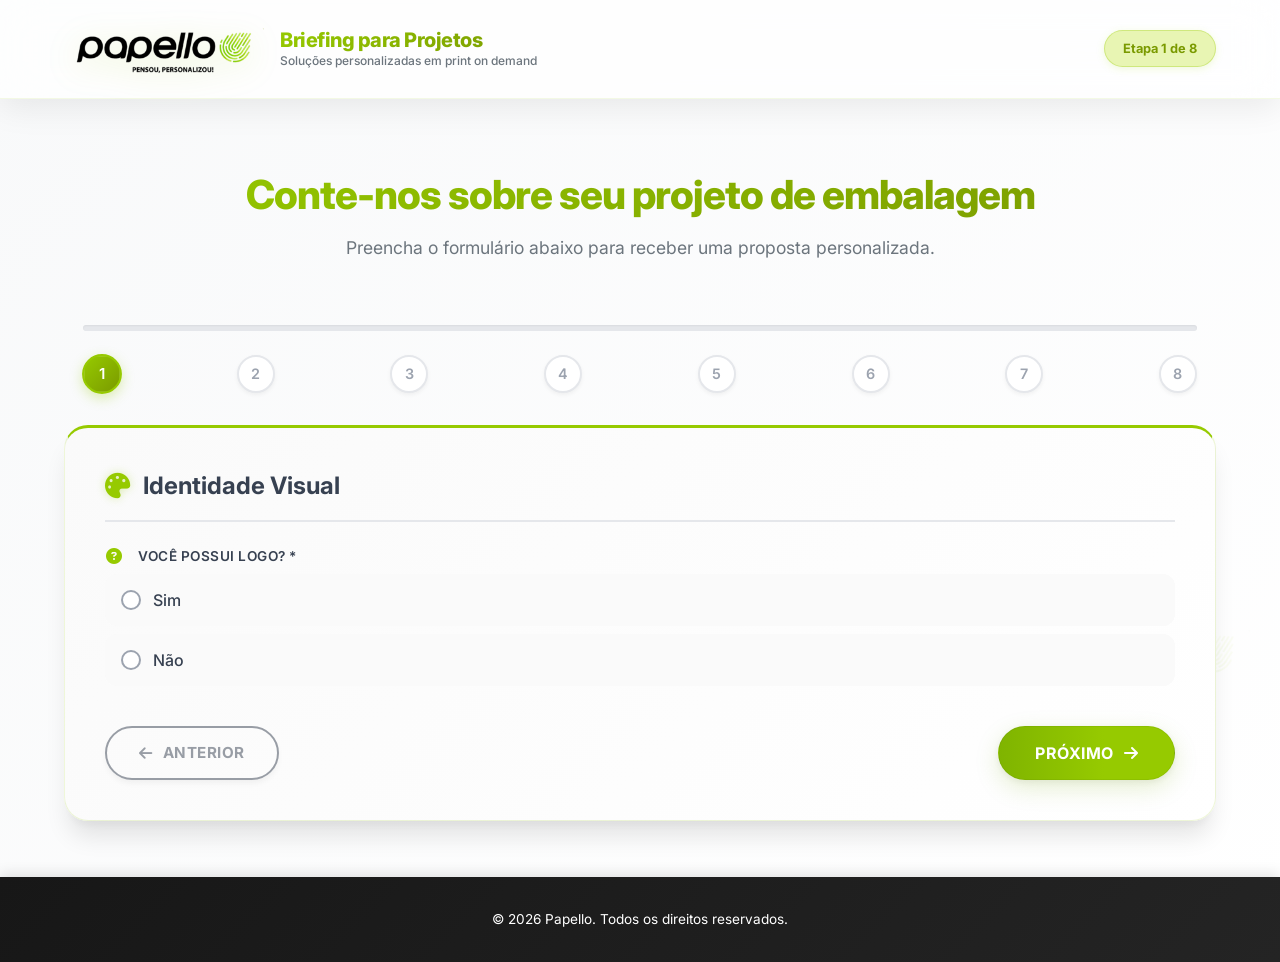
<file: papello-new/index.html>
<!DOCTYPE html>
<html lang="pt-BR">

<head>
    <meta charset="UTF-8">
    <meta name="viewport" content="width=device-width, initial-scale=1.0">
    <title>Papello - Briefing para Projetos de Embalagem</title>
    <!-- Bootstrap 5 CSS -->
    <link href="https://cdn.jsdelivr.net/npm/bootstrap@5.3.0/dist/css/bootstrap.min.css" rel="stylesheet">
    <!-- Font Awesome -->
    <link rel="stylesheet" href="https://cdnjs.cloudflare.com/ajax/libs/font-awesome/6.5.1/css/all.min.css">
    <!-- Google Fonts -->
    <link href="https://fonts.googleapis.com/css2?family=Inter:wght@300;400;500;600;700;800&display=swap"
        rel="stylesheet">
    <!-- CSS Personalizado -->
    <link rel="stylesheet" href="assets/css/variables.css">
    <link rel="stylesheet" href="assets/css/styles.css">
    <link rel="stylesheet" href="assets/css/mobile.css">
</head>

<body data-bs-theme="light">
    <div class="bg-logo"></div>

    <header class="header">
        <div class="container">
            <div class="d-flex justify-content-between align-items-center flex-wrap gap-3">
                <div class="d-flex align-items-center gap-3">
                    <img src="assets/logo.webp" alt="Papello" class="logo-img" onerror="this.style.display='none'">
                    <div>
                        <h1 class="brand-title">Briefing para Projetos</h1>
                        <p class="brand-subtitle">Soluções personalizadas em print on demand</p>
                    </div>
                </div>
                <div class="step-badge">Etapa <span id="currentStepDisplay">1</span> de 8</div>
            </div>
        </div>
    </header>

    <main class="container w-60 py-4">
        <div class="intro">
            <h1>Conte-nos sobre seu projeto de embalagem</h1>
            <p>Preencha o formulário abaixo para receber uma proposta personalizada.</p>
        </div>

        <div class="progress-container">
            <div class="progress-custom">
                <div class="progress-custom-bar" id="progressFill"></div>
            </div>
            <div class="steps-wrapper" id="stepsWrapper">
                <div class="step-circle active" data-step="1">1</div>
                <div class="step-circle" data-step="2">2</div>
                <div class="step-circle" data-step="3">3</div>
                <div class="step-circle" data-step="4">4</div>
                <div class="step-circle" data-step="5">5</div>
                <div class="step-circle" data-step="6">6</div>
                <div class="step-circle" data-step="7">7</div>
                <div class="step-circle" data-step="8">8</div>
            </div>
        </div>

        <form id="briefingForm" class="form-card">
            <div class="validation-alert" id="validationAlert" style="display: none;">
                <i class="fas fa-exclamation-triangle"></i>
                <span id="validationAlertMsg"></span>
            </div>
            <!-- ETAPA 1 -->
            <div class="form-step active" data-step="1">
                <div class="step-title">
                    <i class="fas fa-palette"></i>
                    Identidade Visual
                </div>

                <div class="form-group">
                    <label class="form-label"><i class="fas fa-question-circle"></i> Você possui logo? *</label>
                    <div>
                        <label class="custom-radio">
                            <input type="radio" name="hasLogo" value="sim" required>
                            <span class="radio-icon"></span>
                            <span>Sim</span>
                        </label>
                        <label class="custom-radio">
                            <input type="radio" name="hasLogo" value="nao">
                            <span class="radio-icon"></span>
                            <span>Não</span>
                        </label>
                    </div>
                </div>

                <div id="logoSim" class="conditional-field" style="display: none;">
                    <div class="form-group">
                        <label class="form-label"><i class="fas fa-upload"></i> Envie o arquivo da logo</label>
                        <div class="custom-file-input">
                            <input type="file" id="logoFile" name="logoFile"
                                accept=".ai,.eps,.pdf,.png,.jpg,.jpeg,.svg">
                            <label for="logoFile" class="file-label">
                                <i class="fas fa-cloud-upload-alt"></i> Escolher arquivo
                            </label>
                            <span class="file-name">Nenhum arquivo selecionado</span>
                        </div>
                        <small class="field-hint">Aceitamos AI, EPS, PDF, PNG, JPG, SVG (alta resolução)</small>
                    </div>
                </div>

                <div id="logoNao" class="conditional-field" style="display: none;">
                    <div class="form-group">
                        <label class="form-label"><i class="fas fa-tag"></i> Nome da marca</label>
                        <input type="text" class="form-control" id="brandName" name="brandName"
                            placeholder="Ex: Organic Foods">
                        <small class="field-hint">A Papello não cria logomarcas. Aplicaremos o nome da sua marca na
                            embalagem.</small>
                    </div>
                </div>
            </div>

            <!-- ETAPA 2 -->
            <div class="form-step" data-step="2">
                <div class="step-title">
                    <i class="fas fa-book"></i>
                    Manual de Marca
                </div>

                <div class="form-group">
                    <label class="form-label"><i class="fas fa-question-circle"></i> Gostaria de enviar seu manual de
                        marca?</label>
                    <div>
                        <label class="custom-radio">
                            <input type="radio" name="hasManual" value="sim">
                            <span class="radio-icon"></span>
                            <span>Sim</span>
                        </label>
                        <label class="custom-radio">
                            <input type="radio" name="hasManual" value="nao">
                            <span class="radio-icon"></span>
                            <span>Não</span>
                        </label>
                    </div>
                </div>

                <div id="manualSim" class="conditional-field" style="display: none;">
                    <div class="form-group">
                        <label class="form-label"><i class="fas fa-upload"></i> Envie seu manual de marca</label>
                        <div class="custom-file-input">
                            <input type="file" id="manualFile" name="manualFile" accept=".pdf,.doc,.docx,.zip">
                            <label for="manualFile" class="file-label">
                                <i class="fas fa-cloud-upload-alt"></i> Escolher arquivo
                            </label>
                            <span class="file-name">Nenhum arquivo selecionado</span>
                        </div>
                    </div>
                </div>
            </div>

            <!-- ETAPA 3 -->
            <div class="form-step" data-step="3">
                <div class="step-title">
                    <i class="fas fa-paintbrush-fine"></i>
                    Estampa e Posição
                </div>

                <div class="form-group">
                    <label class="form-label"><i class="fas fa-question-circle"></i> Você gostaria da sua embalagem com
                        alguma estampa? *</label>
                    <div>
                        <label class="custom-radio">
                            <input type="radio" name="estampaOpcao" value="estampa" required>
                            <span class="radio-icon"></span>
                            <span>Sim, quero ver sugestões</span>
                        </label>
                        <label class="custom-radio">
                            <input type="radio" name="estampaOpcao" value="corLisa">
                            <span class="radio-icon"></span>
                            <span>Não, quero cor lisa</span>
                        </label>
                    </div>
                </div>

                <div id="estampaSim" class="conditional-field" style="display: none;">
                    <div class="form-group">
                        <label class="form-label"><i class="fas fa-gallery-thumbnails"></i> Biblioteca de estampas
                            prontas</label>
                        <div class="estampas-grid" id="estampasGrid">
                            <div class="estampa-item" data-estampa="floral">
                                <div class="estampa-preview"
                                    style="background: linear-gradient(135deg, #ff9a9e, #fad0c4);"></div>
                                <span>Floral</span>
                            </div>
                            <div class="estampa-item" data-estampa="geometrico">
                                <div class="estampa-preview"
                                    style="background: repeating-linear-gradient(45deg, #333, #333 10px, #666 10px, #666 20px);">
                                </div>
                                <span>Geométrico</span>
                            </div>
                            <div class="estampa-item" data-estampa="tropical">
                                <div class="estampa-preview"
                                    style="background: linear-gradient(135deg, #a8edea, #fed6e3);"></div>
                                <span>Tropical</span>
                            </div>
                            <div class="estampa-item" data-estampa="minimalista">
                                <div class="estampa-preview"
                                    style="background: repeating-linear-gradient(90deg, #e0e0e0, #e0e0e0 15px, #f5f5f5 15px, #f5f5f5 30px);">
                                </div>
                                <span>Minimalista</span>
                            </div>
                            <div class="estampa-item" data-estampa="vintage">
                                <div class="estampa-preview"
                                    style="background: repeating-linear-gradient(0deg, #d4af37, #d4af37 2px, #f5e7c8 2px, #f5e7c8 8px);">
                                </div>
                                <span>Vintage</span>
                            </div>
                            <div class="estampa-item" data-estampa="abstract">
                                <div class="estampa-preview"
                                    style="background: radial-gradient(circle, #ff6b6b, #4ecdc4);"></div>
                                <span>Abstrato</span>
                            </div>
                        </div>
                        <input type="hidden" id="estampaSelecionada" name="estampaSelecionada">
                    </div>
                </div>

                <div id="corLisa" class="conditional-field" style="display: none;">
                    <div class="form-group">
                        <label class="form-label"><i class="fas fa-fill-drip"></i> Cor desejada (código CMYK)</label>
                        <input type="text" class="form-control" id="cmykColor" name="cmykColor"
                            placeholder="Ex: C:0 M:100 Y:100 K:0">
                        <small class="field-hint">Forneça os códigos CMYK. Não trabalhamos com PANTONE, RGB ou
                            HEX.</small>
                    </div>
                </div>

                <div class="form-group">
                    <label class="form-label">Posição da logo *</label>
                    <div>
                        <label class="custom-radio">
                            <input type="radio" name="logoPosicao" value="frente_verso" required>
                            <span class="radio-icon"></span>
                            <span>Logo frente e verso</span>
                        </label>
                        <label class="custom-radio">
                            <input type="radio" name="logoPosicao" value="frente_verso_liso">
                            <span class="radio-icon"></span>
                            <span>Logo frente e verso liso</span>
                        </label>
                        <label class="custom-radio">
                            <input type="radio" name="logoPosicao" value="frente_verso_frase">
                            <span class="radio-icon"></span>
                            <span>Logo frente e verso com frase</span>
                        </label>
                    </div>
                </div>

                <div id="fraseField" class="conditional-field" style="display: none;">
                    <div class="form-group">
                        <label class="form-label"><i class="fas fa-quote-right"></i> Frase desejada</label>
                        <textarea class="form-control" id="frase" name="frase" rows="2"
                            placeholder="Digite a frase que aparecerá na embalagem"></textarea>
                    </div>
                </div>
            </div>

            <!-- ETAPA 4 -->
            <div class="form-step" data-step="4">
                <div class="step-title">
                    <i class="fas fa-share-alt"></i>
                    Contatos e Redes Sociais
                </div>

                <div class="form-group">
                    <label class="form-label"><i class="fas fa-question-circle"></i> Adicionar informações de contato na
                        embalagem?</label>
                    <div>
                        <label class="custom-radio">
                            <input type="radio" name="hasContatos" value="sim">
                            <span class="radio-icon"></span>
                            <span>Sim</span>
                        </label>
                        <label class="custom-radio">
                            <input type="radio" name="hasContatos" value="nao">
                            <span class="radio-icon"></span>
                            <span>Não</span>
                        </label>
                    </div>
                </div>

                <div id="contatosSim" class="conditional-field" style="display: none;">
                    <div class="row g-3">
                        <div class="col-md-6">
                            <div class="form-group">
                                <label class="form-label"><i class="fas fa-phone-alt"></i> Telefone</label>
                                <input type="tel" class="form-control" id="telefone" name="telefone"
                                    placeholder="(00) 0000-0000">
                            </div>
                        </div>
                        <div class="col-md-6">
                            <div class="form-group">
                                <label class="form-label"><i class="fab fa-whatsapp"></i> WhatsApp</label>
                                <input type="tel" class="form-control" id="whatsapp" name="whatsapp"
                                    placeholder="(00) 90000-0000">
                            </div>
                        </div>
                        <div class="col-md-6">
                            <div class="form-group">
                                <label class="form-label"><i class="fab fa-instagram"></i> Instagram</label>
                                <input type="text" class="form-control" id="instagram" name="instagram"
                                    placeholder="@seudominio">
                            </div>
                        </div>
                        <div class="col-md-6">
                            <div class="form-group">
                                <label class="form-label"><i class="fab fa-facebook"></i> Facebook</label>
                                <input type="text" class="form-control" id="facebook" name="facebook"
                                    placeholder="/seudominio">
                            </div>
                        </div>
                    </div>
                </div>
            </div>

            <!-- ETAPA 5 -->
            <div class="form-step" data-step="5">
                <div class="step-title">
                    <i class="fas fa-chart-simple"></i>
                    Tabela Nutricional
                </div>

                <div class="form-group">
                    <label class="form-label"><i class="fas fa-question-circle"></i> Incluir Tabela Nutricional?</label>
                    <div>
                        <label class="custom-radio">
                            <input type="radio" name="hasTabela" value="sim">
                            <span class="radio-icon"></span>
                            <span>Sim</span>
                        </label>
                        <label class="custom-radio">
                            <input type="radio" name="hasTabela" value="nao">
                            <span class="radio-icon"></span>
                            <span>Não</span>
                        </label>
                    </div>
                </div>

                <div id="tabelaSim" class="conditional-field" style="display: none;">
                    <div class="form-group">
                        <label class="form-label"><i class="fas fa-upload"></i> Envie o arquivo da Tabela
                            Nutricional</label>
                        <div class="custom-file-input">
                            <input type="file" id="tabelaFile" name="tabelaFile"
                                accept=".ai,.eps,.psd,.pdf,.png,.jpg,.jpeg">
                            <label for="tabelaFile" class="file-label">
                                <i class="fas fa-cloud-upload-alt"></i> Escolher arquivo
                            </label>
                            <span class="file-name">Nenhum arquivo selecionado</span>
                        </div>
                        <small class="field-hint">Aceitamos AI, EPS, PSD, PDF, PNG, JPG (mínimo 300dpi)</small>
                    </div>
                </div>
            </div>

            <!-- ETAPA 6 -->
            <div class="form-step" data-step="6">
                <div class="step-title">
                    <i class="fas fa-leaf"></i>
                    Alto Teor de Nutrientes
                </div>

                <div class="form-group">
                    <label class="form-label"><i class="fas fa-question-circle"></i> Incluir modelo com alto teor de
                        nutrientes?</label>
                    <div>
                        <label class="custom-radio">
                            <input type="radio" name="hasNutrientes" value="sim">
                            <span class="radio-icon"></span>
                            <span>Sim</span>
                        </label>
                        <label class="custom-radio">
                            <input type="radio" name="hasNutrientes" value="nao">
                            <span class="radio-icon"></span>
                            <span>Não</span>
                        </label>
                    </div>
                </div>

                <div id="nutrientesSim" class="conditional-field" style="display: none;">
                    <div class="form-group">
                        <label class="form-label">Selecione as opções desejadas:</label>
                        <div class="nutrientes-grid">
                            <label class="nutriente-card">
                                <input type="checkbox" name="nutrientesOpcoes" value="alto_acucar">
                                <div class="nutriente-content">
                                    <img src="assets/acucar.png" alt="Açúcar" class="nutriente-img"
                                        onerror="this.src='https://placehold.co/70x70?text=🍬'">
                                    <span>Alto em açúcar adicionado</span>
                                </div>
                            </label>
                            <label class="nutriente-card">
                                <input type="checkbox" name="nutrientesOpcoes" value="alto_gordura">
                                <div class="nutriente-content">
                                    <img src="assets/gordura.webp" alt="Gordura" class="nutriente-img"
                                        onerror="this.src='https://placehold.co/70x70?text=🥩'">
                                    <span>Alto em gordura saturada</span>
                                </div>
                            </label>
                            <label class="nutriente-card">
                                <input type="checkbox" name="nutrientesOpcoes" value="alto_sodio">
                                <div class="nutriente-content">
                                    <img src="assets/sodio.png" alt="Sódio" class="nutriente-img"
                                        onerror="this.src='https://placehold.co/70x70?text=🧂'">
                                    <span>Alto em sódio</span>
                                </div>
                            </label>
                        </div>
                    </div>
                </div>
            </div>

            <!-- ETAPA 7 -->
            <div class="form-step" data-step="7">
                <div class="step-title">
                    <i class="fas fa-paperclip"></i>
                    Referências e Observações
                </div>

                <div class="form-group">
                    <label class="form-label"><i class="fas fa-question-circle"></i> Anexar referências ou deixar
                        observação?</label>
                    <div>
                        <label class="custom-radio">
                            <input type="radio" name="hasReferencias" value="sim">
                            <span class="radio-icon"></span>
                            <span>Sim</span>
                        </label>
                        <label class="custom-radio">
                            <input type="radio" name="hasReferencias" value="nao">
                            <span class="radio-icon"></span>
                            <span>Não</span>
                        </label>
                    </div>
                </div>

                <div id="referenciasSim" class="conditional-field" style="display: none;">
                    <div class="form-group">
                        <label class="form-label"><i class="fas fa-images"></i> Anexar arquivos de referência</label>
                        <div class="custom-file-input">
                            <input type="file" id="referenciasFile" name="referenciasFile" multiple
                                accept=".jpg,.jpeg,.png,.pdf,.zip">
                            <label for="referenciasFile" class="file-label">
                                <i class="fas fa-cloud-upload-alt"></i> Escolher arquivos
                            </label>
                            <span class="file-name">Nenhum arquivo selecionado</span>
                        </div>
                    </div>
                    <div class="form-group">
                        <label class="form-label"><i class="fas fa-comment"></i> Observações adicionais</label>
                        <textarea class="form-control" id="observacoes" name="observacoes" rows="4"
                            placeholder="Digite aqui qualquer observação importante..."></textarea>
                    </div>
                </div>
            </div>

            <!-- ETAPA 8 -->
            <div class="form-step" data-step="8">
                <div class="step-title">
                    <i class="fas fa-clipboard-list"></i>
                    Revisão e Envio
                </div>

                <div class="review-section">
                    <h5 class="mb-3"><i class="fas fa-eye me-2"></i> Revise suas informações</h5>
                    <div id="reviewContent" class="review-content"></div>
                </div>

                <div class="form-group">
                    <label class="custom-checkbox">
                        <input type="checkbox" id="terms" name="terms" required>
                        <span class="checkbox-icon"></span>
                        <span>Concordo com os <a href="#" class="text-decoration-none" style="color: #96ca00;">termos de
                                serviço</a> e <a href="#" class="text-decoration-none" style="color: #96ca00;">política
                                de privacidade</a></span>
                    </label>
                </div>
            </div>

            <div class="d-flex justify-content-between mt-4 pt-3">
                <button type="button" class="btn btn-secondary-custom btn-custom" id="prevBtn" disabled>
                    <i class="fas fa-arrow-left"></i> Anterior
                </button>
                <button type="button" class="btn btn-primary-custom btn-custom" id="nextBtn">
                    Próximo <i class="fas fa-arrow-right"></i>
                </button>
                <button type="submit" class="btn btn-success-custom btn-custom" id="submitBtn" style="display: none;">
                    <i class="fas fa-paper-plane"></i> Enviar Briefing
                </button>
            </div>
        </form>

        <div class="success-message" id="successMessage" style="display: none;">
            <div class="success-icon">
                <i class="fas fa-check-circle"></i>
            </div>
            <h2>Briefing Enviado!</h2>
            <p>Obrigado por compartilhar os detalhes do seu projeto.<br>Nossa equipe entrará em contato em até 24 horas
                úteis.</p>
            <button type="button" class="btn btn-success-custom btn-custom" id="newBriefing">
                <i class="fas fa-plus"></i> Novo Briefing
            </button>
        </div>

        <canvas id="confetti-canvas"
            style="position: fixed; top: 0; left: 0; width: 100%; height: 100%; pointer-events: none; z-index: 9999;"></canvas>
    </main>

    <footer class="footer">
        <div class="container">
            <p class="mb-0">&copy; 2026 Papello. Todos os direitos reservados.</p>
        </div>
    </footer>

    <!-- Bootstrap JS -->
    <script src="https://cdn.jsdelivr.net/npm/bootstrap@5.3.0/dist/js/bootstrap.bundle.min.js"></script>

    <!-- Script Personalizado -->
    <script src="assets/js/script.js"></script>
</body>

</html>
</file>
<file: papello-new/assets/css/variables.css>
/* ============================================
   VARIÁVEIS - Cores, Tamanhos e Efeitos
   ============================================ */

:root {
    /* Primárias */
    --color-primary: #96ca00;
    --color-primary-light: #e8f5b3;
    --color-primary-dark: #7a9a00;
    --color-primary-darker: #6a8a00;

    /* Secundárias */
    --color-success: #10b981;
    --color-success-dark: #059669;
    --color-warning: #f59e0b;
    --color-danger: #ef4444;
    --color-info: #3b82f6;
    --color-purple: #8b5cf6;

    /* Neutros */
    --color-text: #374151;
    --color-text-light: #6c757d;
    --color-text-lighter: #9ca3af;
    --color-border: #e5e7eb;
    --color-border-light: #d1d5db;
    --color-bg-light: #fafafa;
    --color-bg-lighter: #f5f5f5;
    --color-bg-white: #ffffff;
    --color-dark: #171717;

    /* Tamanhos */
    --size-logo: 48px;
    --size-logo-lg: 200px;
    --step-size: 38px;
    --size-radius-sm: 6px;
    --size-radius-md: 12px;
    --size-radius-lg: 16px;
    --size-radius-xl: 24px;
    --size-radius-round: 100px;

    /* Sombras - Efeito de Brilho */
    --shadow-sm: 0 1px 2px rgba(0, 0, 0, 0.05);
    --shadow-md: 0 4px 6px -1px rgba(0, 0, 0, 0.1);
    --shadow-lg: 0 10px 15px -3px rgba(0, 0, 0, 0.1);
    --shadow-xl: 0 20px 25px -5px rgba(0, 0, 0, 0.1), 0 10px 10px -5px rgba(0, 0, 0, 0.04);
    
    /* Efeitos de Brilho (Glow) */
    --glow-primary: 0 0 20px rgba(150, 202, 0, 0.4);
    --glow-primary-xs: 0 0 0 4px rgba(150, 202, 0, 0.2);
    --glow-primary-md: 0 0 0 4px rgba(150, 202, 0, 0.3);
    --glow-success: 0 0 20px rgba(16, 185, 129, 0.4);
    --glow-danger: 0 0 20px rgba(239, 68, 68, 0.4);

    /* Transições */
    --transition-fast: 0.2s ease;
    --transition-base: 0.3s ease;
    --transition-slow: 0.5s ease;

    /* Backdrop */
    --backdrop-blur: blur(10px);
    --backdrop-blur-strong: blur(20px);

    /* Gradientes */
    --gradient-primary: linear-gradient(135deg, #96ca00, #7a9a00);
    --gradient-primary-hover: linear-gradient(135deg, #7a9a00, #6a8a00);
    --gradient-success: linear-gradient(135deg, #10b981, #059669);
}
</file>
<file: papello-new/assets/css/styles.css>
@import 'variables.css';

/* ============================================
   FORÇAR TEMA CLARO (ignorar tema do sistema)
   ============================================ */

[data-bs-theme="light"] {
  color-scheme: light;
}

@media (prefers-color-scheme: dark) {
  html,
  body,
  [data-bs-theme="light"],
  .form-control,
  .form-select,
  .btn,
  .modal-content,
  .card,
  .dropdown-menu,
  .navbar,
  .offcanvas,
  .toast,
  .popover {
    color-scheme: light !important;
    color: inherit;
  }

  body {
    background: linear-gradient(135deg, #f8f9fa 0%, #ffffff 100%) !important;
    color: #374151 !important;
  }

  .form-control,
  .form-select {
    background-color: #ffffff !important;
    color: #374151 !important;
    border-color: #e5e7eb !important;
  }

  .form-control:focus,
  .form-select:focus {
    background-color: #ffffff !important;
    color: #374151 !important;
  }

  .btn-secondary-custom {
    background: #ffffff !important;
    color: #374151 !important;
  }

  ::selection {
    background: rgba(150, 202, 0, 0.3);
    color: inherit;
  }
}

/* ============================================
   RESET E DEFAULTS
   ============================================ */

* {
    margin: 0;
    padding: 0;
    box-sizing: border-box;
}

body {
    font-family: 'Inter', sans-serif;
    background: linear-gradient(135deg, #f8f9fa 0%, #ffffff 100%);
    min-height: 100vh;
    display: flex;
    flex-direction: column;
    color: var(--color-text);
}

a {
    color: var(--color-primary);
    text-decoration: none;
    transition: color var(--transition-fast);
}

a:hover {
    color: var(--color-primary-dark);
}

/* ============================================
   UTILITÁRIOS
   ============================================ */

.w-60 {
    max-width: 40%;
    margin-left: auto;
    margin-right: auto;
}

.container {
    max-width: 1200px;
    margin: 0 auto;
    padding: 0 1.5rem;
}

/* ============================================
   FUNDO COM LOGO WATERMARK
   ============================================ */

.bg-logo {
    position: fixed;
    bottom: 30px;
    right: 30px;
    width: 250px;
    height: 250px;
    background-image: url('../logo.webp');
    background-size: contain;
    background-repeat: no-repeat;
    opacity: 0.06;
    pointer-events: none;
    z-index: 0;
}

/* ============================================
   HEADER - GLASSMORPHISM COM LOGO GRANDE
   ============================================ */

.header {
    background: rgba(255, 255, 255, 0.75);
    backdrop-filter: var(--backdrop-blur-strong);
    border-bottom: 1px solid rgba(150, 202, 0, 0.1);
    padding: 20px 0;
    position: sticky;
    top: 0;
    z-index: 1000;
    box-shadow: 0 8px 32px rgba(0, 0, 0, 0.08);
    transition: all var(--transition-base);
}

.header .d-flex {
    align-items: center;
}

/* Logo - Aumentada para 200px em telas grandes */
.logo-img {
    max-width: var(--size-logo);
    transition: all var(--transition-base);
    filter: drop-shadow(0 4px 8px rgba(0, 0, 0, 0.1));
}

@media (min-width: 1200px) {
    .logo-img {
        max-width: var(--size-logo-lg);
        transition: all var(--transition-base);
        filter: drop-shadow(0 6px 16px rgba(150, 202, 0, 0.2));
    }
}

/* Marca - Texto do header */
.brand-title {
    font-size: 1.25rem;
    font-weight: 800;
    letter-spacing: -0.5px;
    margin: 0;
    background: var(--gradient-primary);
    background-clip: text;
    -webkit-background-clip: text;
    -webkit-text-fill-color: transparent;
}

.brand-subtitle {
    font-size: 0.75rem;
    color: var(--color-text-light);
    margin: 0;
    font-weight: 500;
}

/* Badge */
.step-badge {
    background: var(--color-primary-light);
    color: var(--color-primary-dark);
    padding: 8px 18px;
    border-radius: var(--size-radius-round);
    font-size: 0.8rem;
    font-weight: 700;
    box-shadow: 0 2px 8px rgba(150, 202, 0, 0.15);
    border: 1px solid rgba(150, 202, 0, 0.3);
}

/* ============================================
   SEÇÃO DE INTRODUÇÃO
   ============================================ */

.intro {
    text-align: center;
    padding: 48px 0 32px;
    animation: fadeInDown 0.6s ease;
}

.intro h1 {
    font-size: 2.5rem;
    font-weight: 800;
    letter-spacing: -1px;
    margin-bottom: 1rem;
    background: var(--gradient-primary);
    background-clip: text;
    -webkit-background-clip: text;
    -webkit-text-fill-color: transparent;
}

.intro p {
    font-size: 1.1rem;
    color: var(--color-text-light);
    max-width: 600px;
    margin: 0 auto;
}

@keyframes fadeInDown {
    from {
        opacity: 0;
        transform: translateY(-20px);
    }
    to {
        opacity: 1;
        transform: translateY(0);
    }
}

/* ============================================
   PROGRESSO - BARRA E PASSOS COM BRILHO
   ============================================ */

.progress-container {
    margin: 2rem 0;
    display: flex;
    flex-direction: column;
}

.progress-custom {
    height: 6px;
    background: var(--color-border);
    border-radius: var(--size-radius-round);
    overflow: hidden;
    box-shadow: inset 0 1px 2px rgba(0, 0, 0, 0.05);
    margin: 0 calc(var(--step-size) / 2);
    margin-bottom: 1.5rem;
    flex-shrink: 0;
}

.progress-custom-bar {
    height: 100%;
    background: linear-gradient(90deg, #7a9a00, #96ca00, #7a9a00);
    background-size: 200% 100%;
    width: 0%;
    transition: width 0.4s cubic-bezier(0.4, 0, 0.2, 1);
    border-radius: var(--size-radius-round);
    animation: gradientFlow 2s ease-in-out infinite;
}

@keyframes gradientFlow {
    0%, 100% {
        background-position: 0% 0%;
    }
    50% {
        background-position: 100% 0%;
    }
}

.steps-wrapper {
    display: flex;
    justify-content: space-between;
    margin-top: 0;
    gap: 0.5rem;
    padding: 0 calc(var(--step-size) / 2);
}

.step-circle {
    width: var(--step-size);
    height: var(--step-size);
    border-radius: 50%;
    background: var(--color-bg-white);
    color: var(--color-text-lighter);
    display: flex;
    align-items: center;
    justify-content: center;
    font-size: 0.9rem;
    font-weight: 600;
    border: 2px solid var(--color-border);
    transition: all var(--transition-fast);
    cursor: pointer;
    box-shadow: 0 2px 4px rgba(0, 0, 0, 0.05);
    flex-shrink: 0;
}

.step-circle:hover {
    border-color: var(--color-border-light);
    box-shadow: 0 4px 8px rgba(0, 0, 0, 0.08);
}

.step-circle.active {
    background: var(--gradient-primary);
    color: white;
    border-color: var(--color-primary);
    box-shadow: 0 4px 12px rgba(150, 202, 0, 0.3);
    transform: scale(1.05);
}

.step-circle.completed {
    background: var(--color-primary);
    color: white;
    border-color: var(--color-primary);
    box-shadow: 0 4px 12px rgba(150, 202, 0, 0.3);
}

/* ============================================
   FORM CARD COM BRILHO E GLOW EFFECTS
   ============================================ */

.form-card {
    background: linear-gradient(135deg, #fafafa 0%, #ffffff 100%);
    border-radius: var(--size-radius-xl);
    box-shadow: var(--shadow-xl);
    padding: 2.5rem;
    margin-bottom: 2rem;
    position: relative;
    border: 1px solid rgba(150, 202, 0, 0.15);
    border-top: 3px solid var(--color-primary);
    animation: slideUp 0.5s ease;
    transition: all var(--transition-base);
}


@keyframes slideUp {
    from {
        opacity: 0;
        transform: translateY(20px);
    }
    to {
        opacity: 1;
        transform: translateY(0);
    }
}

.form-step {
    display: none;
    animation: fadeIn 0.3s ease;
}

.form-step.active {
    display: block;
}

@keyframes fadeIn {
    from {
        opacity: 0;
        transform: translateY(10px);
    }
    to {
        opacity: 1;
        transform: translateY(0);
    }
}

/* ============================================
   TÍTULOS DE PASSOS
   ============================================ */

.step-title {
    font-size: 1.5rem;
    font-weight: 700;
    margin-bottom: 1.5rem;
    padding-bottom: 1rem;
    border-bottom: 2px solid var(--color-border);
    display: flex;
    align-items: center;
    gap: 12px;
    color: var(--color-text);
}

.step-title i {
    color: var(--color-primary);
    font-size: 1.6rem;
    text-shadow: 0 0 10px rgba(150, 202, 0, 0.3);
}

/* ============================================
   FORM GROUPS E LABELS
   ============================================ */

.form-group {
    margin-bottom: 1.5rem;
}

.form-label {
    font-weight: 600;
    font-size: 0.85rem;
    color: var(--color-text);
    margin-bottom: 0.5rem;
    display: flex;
    align-items: center;
    gap: 6px;
    text-transform: uppercase;
    letter-spacing: 0.5px;
}

.form-label i {
    color: var(--color-primary);
    font-size: 1rem;
    width: 1.2rem;
    height: 1.2rem;
    display: inline-flex;
    align-items: center;
    justify-content: center;
    margin-right: 0.5rem;
}

/* ============================================
   INPUTS E SELECTS COM EFEITO
   ============================================ */

.form-control,
.form-select {
    border: 2px solid var(--color-border);
    border-radius: var(--size-radius-md);
    padding: 12px 16px;
    font-size: 0.95rem;
    transition: all var(--transition-fast);
    background: var(--color-bg-white);
    color: var(--color-text);
}

.form-control:focus,
.form-select:focus {
    border-color: var(--color-primary);
    box-shadow: 0 0 0 4px rgba(150, 202, 0, 0.2), var(--glow-primary-xs);
    outline: none;
}

.form-control:hover:not(:focus),
.form-select:hover:not(:focus) {
    border-color: var(--color-border-light);
    box-shadow: var(--shadow-sm);
}

.form-control.is-invalid,
.form-select.is-invalid {
    border-color: var(--color-danger);
    background-color: #fee2e2;
}

textarea.form-control {
    resize: vertical;
    min-height: 100px;
    font-family: 'Inter', sans-serif;
}

/* ============================================
   RADIO E CHECKBOX CUSTOMIZADOS
   ============================================ */

.custom-radio,
.custom-checkbox {
    display: flex;
    align-items: center;
    gap: 12px;
    padding: 12px 14px;
    background: var(--color-bg-light);
    border-radius: var(--size-radius-md);
    cursor: pointer;
    transition: all var(--transition-fast);
    margin-bottom: 8px;
    border: 2px solid transparent;
    user-select: none;
}

.custom-radio:hover,
.custom-checkbox:hover {
    background: var(--color-bg-lighter);
    border-color: var(--color-primary-light);
    transform: translateX(2px);
}

.custom-radio input,
.custom-checkbox input {
    position: absolute;
    opacity: 0;
    width: 0;
    height: 0;
}

.radio-icon,
.checkbox-icon {
    width: 20px;
    height: 20px;
    border: 2px solid var(--color-text-lighter);
    display: inline-flex;
    align-items: center;
    justify-content: center;
    flex-shrink: 0;
    background: var(--color-bg-white);
    transition: all var(--transition-fast);
}

.radio-icon {
    border-radius: 50%;
}

.checkbox-icon {
    border-radius: var(--size-radius-sm);
}

.custom-radio input:checked ~ .radio-icon,
.custom-checkbox input:checked ~ .checkbox-icon {
    background: var(--color-primary);
    border-color: var(--color-primary);
    box-shadow: var(--glow-primary-md);
    animation: popIn 0.4s cubic-bezier(0.68, -0.55, 0.265, 1.55);
}

@keyframes popIn {
    0% {
        transform: scale(0.8);
    }
    100% {
        transform: scale(1);
    }
}

.radio-icon::after {
    content: "";
    width: 10px;
    height: 10px;
    border-radius: 50%;
    background: var(--color-bg-white);
    display: none;
}

.checkbox-icon::after {
    content: "";
    width: 5px;
    height: 9px;
    border: solid var(--color-bg-white);
    border-width: 0 2px 2px 0;
    transform: rotate(45deg);
    display: none;
    margin-top: -2px;
}

.custom-radio input:checked ~ .radio-icon::after,
.custom-checkbox input:checked ~ .checkbox-icon::after {
    display: block;
}

.custom-radio span:last-child,
.custom-checkbox span:last-child {
    flex: 1;
    color: var(--color-text);
    font-weight: 500;
}

/* ============================================
   CAMPOS CONDICIONAIS
   ============================================ */

.conditional-field {
    margin-top: 1rem;
    margin-bottom: 1.5rem;
    padding: 1.25rem;
    background: linear-gradient(135deg, rgba(232, 245, 179, 0.3), rgba(232, 245, 179, 0.1));
    border-radius: var(--size-radius-lg);
    border-left: 4px solid var(--color-primary);
    animation: slideDown 0.3s ease;
    box-shadow: 0 4px 8px rgba(150, 202, 0, 0.1);
}

@keyframes slideDown {
    from {
        opacity: 0;
        transform: translateY(-10px);
        max-height: 0;
    }
    to {
        opacity: 1;
        transform: translateY(0);
        max-height: 1000px;
    }
}

.field-hint {
    font-size: 0.7rem;
    color: var(--color-text-light);
    margin-top: 0.5rem;
    display: block;
    font-style: italic;
}

/* ============================================
   FILE INPUT CUSTOMIZADO
   ============================================ */

.custom-file-input {
    position: relative;
    display: flex;
    align-items: center;
    gap: 12px;
    flex-wrap: wrap;
}

.custom-file-input input[type="file"] {
    position: absolute;
    opacity: 0;
    width: 0;
    height: 0;
}

.file-label {
    display: inline-flex;
    align-items: center;
    gap: 8px;
    padding: 12px 20px;
    background: var(--color-bg-light);
    border: 2px dashed var(--color-border);
    border-radius: var(--size-radius-md);
    font-size: 0.85rem;
    font-weight: 600;
    cursor: pointer;
    transition: all var(--transition-fast);
}

.file-label:hover {
    background: var(--color-border);
    border-color: var(--color-primary);
    color: var(--color-primary);
}

.file-label i {
    color: var(--color-primary);
}

.file-name {
    font-size: 0.85rem;
    color: var(--color-text-light);
    font-weight: 500;
}

/* ============================================
   ESTAMPAS GRID
   ============================================ */

.estampas-grid {
    display: grid;
    grid-template-columns: repeat(auto-fill, minmax(100px, 1fr));
    gap: 1rem;
    margin-top: 1rem;
}

.estampa-item {
    cursor: pointer;
    text-align: center;
    padding: 0.75rem;
    border: 2px solid var(--color-border);
    border-radius: var(--size-radius-md);
    transition: all var(--transition-fast);
    background: var(--color-bg-white);
    box-shadow: var(--shadow-sm);
}

.estampa-item:hover {
    transform: translateY(-6px);
    border-color: var(--color-primary);
    box-shadow: 0 8px 16px rgba(150, 202, 0, 0.2);
}

.estampa-item.selected {
    border-color: var(--color-primary);
    background: var(--color-primary-light);
    box-shadow: var(--glow-primary-md);
    transform: scale(1.05);
}

.estampa-preview {
    width: 100%;
    height: 80px;
    border-radius: var(--size-radius-md);
    margin-bottom: 8px;
}

.estampa-item span {
    font-size: 0.75rem;
    font-weight: 600;
    color: var(--color-text);
}

/* ============================================
   NUTRIENTES GRID
   ============================================ */

.nutrientes-grid {
    display: grid;
    grid-template-columns: repeat(auto-fit, minmax(140px, 1fr));
    gap: 1rem;
    margin-top: 1rem;
}

.nutriente-card {
    cursor: pointer;
    display: block;
}

.nutriente-card input {
    position: absolute;
    opacity: 0;
}

.nutriente-content {
    text-align: center;
    padding: 1rem;
    border: 2px solid var(--color-border);
    border-radius: var(--size-radius-lg);
    transition: all var(--transition-fast);
    background: var(--color-bg-white);
    box-shadow: var(--shadow-sm);
}

.nutriente-card input:checked ~ .nutriente-content,
.nutriente-card:hover .nutriente-content {
    border-color: var(--color-primary);
    background: var(--color-primary-light);
    transform: translateY(-6px);
    box-shadow: var(--glow-primary-md);
}

.nutriente-img {
    width: 70px;
    height: 70px;
    object-fit: contain;
    margin-bottom: 0.5rem;
    transition: transform var(--transition-fast);
}

.nutriente-card:hover .nutriente-img {
    transform: scale(1.1);
}

.nutriente-content span {
    display: block;
    font-size: 0.8rem;
    font-weight: 600;
    color: var(--color-text);
}

/* ============================================
   SEÇÃO DE REVISÃO
   ============================================ */

.review-section {
    background: var(--color-bg-light);
    border-radius: var(--size-radius-lg);
    padding: 1.5rem;
    margin-bottom: 1.5rem;
    border: 1px solid var(--color-border);
    box-shadow: inset 0 2px 4px rgba(0, 0, 0, 0.02);
}

.review-section h5 {
    color: var(--color-text);
    font-weight: 700;
}

.review-item {
    display: flex;
    justify-content: space-between;
    padding: 0.75rem;
    background: var(--color-bg-white);
    border-radius: var(--size-radius-md);
    margin-bottom: 0.5rem;
    border: 1px solid var(--color-border);
    transition: all var(--transition-fast);
}

.review-item:hover {
    box-shadow: 0 2px 6px rgba(0, 0, 0, 0.05);
}

.review-item-label {
    font-size: 0.7rem;
    font-weight: 700;
    color: var(--color-text-light);
    text-transform: uppercase;
    letter-spacing: 0.5px;
}

.review-item-value {
    font-size: 0.85rem;
    font-weight: 600;
    text-align: right;
    word-break: break-word;
    max-width: 60%;
    color: var(--color-primary);
}

/* ============================================
   BOTÕES COM EFEITOS
   ============================================ */

.btn-custom {
    padding: 12px 32px;
    border-radius: var(--size-radius-round);
    font-weight: 700;
    transition: all var(--transition-base);
    display: inline-flex;
    align-items: center;
    gap: 10px;
    cursor: pointer;
    border: none;
    font-size: 0.95rem;
    text-transform: uppercase;
    letter-spacing: 0.5px;
    box-shadow: var(--shadow-md);
    position: relative;
    overflow: hidden;
}

.btn-custom::before {
    content: '';
    position: absolute;
    top: 0;
    left: -100%;
    width: 100%;
    height: 100%;
    background: rgba(255, 255, 255, 0.2);
    transition: left var(--transition-fast);
    pointer-events: none;
}

.btn-custom:hover::before {
    left: 100%;
}

/* Botão Primário */
.btn-primary-custom {
    background: var(--gradient-primary);
    color: white;
}

.btn-primary-custom:hover {
    background: var(--gradient-primary-hover);
}

/* Remove shimmer/slide effect on primary button (fixes 'Próximo' animation) */
.btn-primary-custom::before {
    display: none;
}

.btn-primary-custom:active {
    transform: translateY(-1px);
}

/* Estilo específico para o botão Próximo */
#nextBtn.btn-primary-custom {
    background: linear-gradient(90deg, #7fb400 0%, #96ca00 60%);
    border: 1px solid rgba(74, 116, 0, 0.12);
    color: #fff;
    padding: 14px 36px;
    font-size: 1rem;
    box-shadow: 0 8px 24px rgba(118, 164, 0, 0.18), 0 2px 6px rgba(0,0,0,0.06);
    transition: transform 0.18s ease, box-shadow 0.18s ease, filter 0.18s ease;
}

#nextBtn.btn-primary-custom:hover {
    transform: translateY(-3px) scale(1.01);
    box-shadow: 0 14px 36px rgba(118, 164, 0, 0.22), 0 4px 10px rgba(0,0,0,0.08);
}

#nextBtn.btn-primary-custom:focus {
    outline: none;
    box-shadow: 0 0 0 6px rgba(150,202,0,0.12), 0 10px 30px rgba(118,164,0,0.14);
}



/* Botão Secundário */
.btn-secondary-custom {
    background: var(--color-bg-white);
    border: 2px solid var(--color-border);
    color: var(--color-text);
}

.btn-secondary-custom:hover {
    background: var(--color-bg-light);
    border-color: var(--color-primary);
    color: var(--color-primary);
}

/* Botão Sucesso */
.btn-success-custom {
    background: var(--gradient-success);
    color: white;
    box-shadow: 0 4px 12px rgba(16, 185, 129, 0.3);
}

.btn-success-custom:hover {
    box-shadow: 0 8px 16px rgba(16, 185, 129, 0.3);
}

.btn-custom:disabled {
    opacity: 0.5;
    cursor: not-allowed;
}

/* ============================================
   MENSAGEM DE SUCESSO
   ============================================ */

.success-message {
    background: var(--color-bg-white);
    border-radius: var(--size-radius-xl);
    box-shadow: var(--shadow-xl), var(--glow-success);
    padding: 3rem;
    text-align: center;
    margin-bottom: 2rem;
    animation: slideUp 0.5s ease;
    border: 1px solid rgba(16, 185, 129, 0.2);
}

.success-message h2 {
    color: var(--color-success);
    margin: 1rem 0 0.5rem;
    font-weight: 800;
}

.success-message p {
    color: var(--color-text-light);
    margin-bottom: 1.5rem;
}

.success-icon {
    font-size: 4rem;
    color: var(--color-success);
    margin-bottom: 1.5rem;
    animation: bounceIn 0.6s cubic-bezier(0.68, -0.55, 0.265, 1.55);
    text-shadow: 0 0 20px rgba(16, 185, 129, 0.3);
}

@keyframes bounceIn {
    0% {
        transform: scale(0.3);
        opacity: 0;
    }
    50% {
        transform: scale(1.2);
    }
    100% {
        transform: scale(1);
        opacity: 1;
    }
}

/* ============================================
   FOOTER
   ============================================ */

.footer {
    background: linear-gradient(135deg, var(--color-dark), #242424);
    color: var(--color-bg-white);
    padding: 2rem 0;
    margin-top: auto;
    text-align: center;
    font-size: 0.85rem;
    box-shadow: 0 -4px 12px rgba(0, 0, 0, 0.1);
}

.footer p {
    margin: 0;
}

/* ============================================
   ANIMAÇÕES AUXILIARES
   ============================================ */

@keyframes spin {
    from {
        transform: rotate(0deg);
    }
    to {
        transform: rotate(360deg);
    }
}

@keyframes shine {
    0% {
        text-shadow: 0 0 10px rgba(150, 202, 0, 0);
    }
    50% {
        text-shadow: 0 0 20px rgba(150, 202, 0, 0.5);
    }
    100% {
        text-shadow: 0 0 10px rgba(150, 202, 0, 0);
    }
}

/* Loading state */
.btn-custom.loading {
    pointer-events: none;
    opacity: 0.7;
}

.btn-custom.loading::after {
    content: '';
    display: inline-block;
    width: 1em;
    height: 1em;
    margin-left: 0.5em;
    border: 2px solid currentColor;
    border-radius: 50%;
    border-top-color: transparent;
    animation: spin 0.6s linear infinite;
}

/* ===== Validação: estados vermelho (erro) e laranja (aviso) ===== */
.form-control.is-invalid,
.form-select.is-invalid {
    border-color: var(--color-danger) !important;
    background-color: #fff5f5;
    box-shadow: 0 6px 18px rgba(239, 68, 68, 0.08);
}

.form-control.is-warning,
.form-select.is-warning {
    border-color: var(--color-warning) !important;
    background-color: #fffaf0;
    box-shadow: 0 6px 18px rgba(245, 158, 11, 0.06);
}

.custom-radio.is-invalid,
.custom-checkbox.is-invalid {
    border-color: var(--color-danger) !important;
    background: rgba(239, 68, 68, 0.03);
    box-shadow: 0 6px 18px rgba(239, 68, 68, 0.08);
}

.custom-radio.is-warning,
.custom-checkbox.is-warning {
    border-color: var(--color-warning) !important;
    background: rgba(245, 158, 11, 0.03);
    box-shadow: 0 6px 18px rgba(245, 158, 11, 0.06);
}

.radio-icon.is-invalid,
.checkbox-icon.is-invalid {
    box-shadow: 0 0 0 4px rgba(239,68,68,0.06) inset;
}

/* ===== Alerta de validação ===== */
.validation-alert {
    display: flex;
    align-items: center;
    gap: 0.75rem;
    background: linear-gradient(135deg, #fff5f5, #fee2e2);
    border: 1px solid #fca5a5;
    border-left: 4px solid var(--color-danger);
    border-radius: var(--size-radius-md);
    padding: 1rem 1.25rem;
    margin-bottom: 1.5rem;
    color: #991b1b;
    font-size: 0.925rem;
    font-weight: 500;
    animation: alertSlide 0.3s ease;
}

.validation-alert i {
    font-size: 1.2rem;
    color: var(--color-danger);
    flex-shrink: 0;
}

@keyframes alertSlide {
    from { opacity: 0; transform: translateY(-8px); }
    to { opacity: 1; transform: translateY(0); }
}

/* ===== Botão Enviar (submit) ===== */
#submitBtn.btn-success-custom {
    padding: 14px 36px;
    font-size: 1rem;
    border-radius: 14px;
    box-shadow: 0 10px 30px rgba(16,185,129,0.16), 0 4px 10px rgba(0,0,0,0.06);
    transition: transform 0.18s ease, box-shadow 0.18s ease;
}

#submitBtn.btn-success-custom:hover {
    transform: translateY(-3px) scale(1.01);
}

/* ===== Tela de sucesso aprimorada ===== */
.success-message {
    background: linear-gradient(180deg, #ffffff 0%, #f7fff6 100%);
    border-radius: var(--size-radius-xl);
    box-shadow: 0 30px 80px rgba(16,185,129,0.08), var(--shadow-xl);
    padding: 3.5rem;
    text-align: center;
    margin-bottom: 2rem;
    animation: fadeIn 0.45s ease;
    border: 1px solid rgba(16, 185, 129, 0.12);
}

.success-message h2 {
    color: var(--color-success);
    margin: 0.75rem 0 0.25rem;
    font-weight: 900;
    font-size: 1.6rem;
}

.success-message p {
    color: var(--color-text-light);
    margin-bottom: 1.25rem;
}

.success-icon {
    width: 90px;
    height: 90px;
    margin: 0 auto 1rem;
    border-radius: 50%;
    display: grid;
    place-items: center;
    background: radial-gradient(circle at 30% 30%, rgba(16,185,129,0.12), transparent 40%), linear-gradient(180deg,#ffffff,#f0fff7);
    box-shadow: 0 8px 24px rgba(16,185,129,0.12), 0 2px 6px rgba(0,0,0,0.06);
    color: var(--color-success);
}

.success-message .btn-success-custom {
    margin-top: 0.5rem;
}
</file>
<file: papello-new/assets/css/mobile.css>
@import 'variables.css';

/* ============================================
   RESPONSIVE - TABLETS (769px até 1024px)
   ============================================ */

@media (max-width: 1024px) {
    .w-60 {
        max-width: 56%;
    }

    .intro h1 {
        font-size: 2rem;
    }

    .form-card {
        padding: 2rem;
    }

    .estampas-grid {
        grid-template-columns: repeat(auto-fill, minmax(90px, 1fr));
    }
}

/* ============================================
   RESPONSIVE - TABLETS PEQUENOS E GRANDES CELULARES (641px até 768px)
   ============================================ */

@media (max-width: 768px) {
    .container {
        padding: 0 1rem;
    }

    .w-60 {
        max-width: 100%;
    }

    /* Header adaptativo */
    .header {
        padding: 16px 0;
    }

    .header .d-flex {
        flex-direction: column;
        gap: 1rem;
        align-items: center;
        text-align: center;
    }

    .header .d-flex > div:first-child {
        flex-direction: column;
        align-items: center;
        text-align: center;
    }

    .logo-img {
        max-width: 64px;
    }

    .brand-title {
        font-size: 1.1rem;
    }

    .brand-subtitle {
        font-size: 0.7rem;
    }

    .step-badge {
        align-self: center;
        padding: 6px 14px;
        font-size: 0.75rem;
    }

    /* Introdução */
    .intro {
        padding: 36px 0 24px;
    }

    .intro h1 {
        font-size: 1.75rem;
        margin-bottom: 0.75rem;
    }

    .intro p {
        font-size: 0.95rem;
    }

    /* Progresso e passos */
    .progress-custom {
        height: 6px;
        margin: 0 16px;
    }

    .steps-wrapper {
        gap: 0.3rem;
        padding: 0 16px;
        justify-content: center;
    }

    .step-circle {
        width: 32px;
        height: 32px;
        font-size: 0.75rem;
    }

    /* Form card */
    .form-card {
        padding: 1.5rem;
        margin-bottom: 1.5rem;
        border-radius: 16px;
    }

    /* Removed hover effects on form-card for mobile */

    /* Títulos */
    .step-title {
        font-size: 1.25rem;
        margin-bottom: 1.25rem;
        padding-bottom: 0.75rem;
        gap: 10px;
    }

    .step-title i {
        font-size: 1.4rem;
    }

    /* Labels e inputs */
    .form-label {
        font-size: 0.8rem;
        gap: 4px;
    }

    .form-control,
    .form-select {
        padding: 10px 12px;
        font-size: 0.9rem;
        border-radius: 10px;
    }

    .form-control:focus,
    .form-select:focus {
        box-shadow: 0 0 0 3px rgba(150, 202, 0, 0.2);
    }

    textarea.form-control {
        min-height: 80px;
    }

    /* Radio e Checkbox */
    .custom-radio,
    .custom-checkbox {
        padding: 10px 12px;
        gap: 10px;
        margin-bottom: 6px;
    }

    .radio-icon,
    .checkbox-icon {
        width: 18px;
        height: 18px;
    }

    /* Campos condicionais */
    .conditional-field {
        padding: 1rem;
        margin-bottom: 1rem;
        border-radius: 12px;
    }

    /* File input */
    .file-label {
        padding: 10px 16px;
        font-size: 0.8rem;
        gap: 6px;
    }

    .file-name {
        font-size: 0.75rem;
    }

    /* Estampas grid */
    .estampas-grid {
        grid-template-columns: repeat(auto-fill, minmax(80px, 1fr));
        gap: 0.75rem;
    }

    .estampa-preview {
        height: 70px;
    }

    .estampa-item {
        padding: 0.5rem;
    }

    .estampa-item span {
        font-size: 0.7rem;
    }

    /* Nutrientes grid */
    .nutrientes-grid {
        grid-template-columns: repeat(auto-fit, minmax(110px, 1fr));
        gap: 0.75rem;
    }

    .nutriente-img {
        width: 60px;
        height: 60px;
    }

    .nutriente-content {
        padding: 0.75rem;
        border-radius: 12px;
    }

    .nutriente-content span {
        font-size: 0.75rem;
    }

    /* Review section */
    .review-section {
        padding: 1.25rem;
        margin-bottom: 1.25rem;
        border-radius: 12px;
    }

    .review-item {
        flex-direction: column;
        gap: 0.5rem;
        padding: 0.6rem;
        margin-bottom: 0.4rem;
    }

    .review-item-label {
        font-size: 0.65rem;
    }

    .review-item-value {
        text-align: left;
        max-width: 100%;
        font-size: 0.8rem;
    }

    /* Botões */
    .btn-custom {
        padding: 11px 20px;
        font-size: 0.85rem;
        gap: 6px;
        border-radius: 20px;
    }

    .d-flex.justify-content-between {
        flex-direction: column;
        gap: 0.75rem;
    }

    .d-flex.justify-content-between .btn-custom {
        width: 100%;
        justify-content: center;
    }

    #prevBtn {
        order: 1;
    }

    #nextBtn {
        order: 2;
    }

    #submitBtn {
        order: 2;
    }

    /* Success message */
    .success-message {
        padding: 2rem;
        margin-bottom: 1.5rem;
        border-radius: 16px;
    }

    .success-icon {
        font-size: 3rem;
        margin-bottom: 1rem;
    }

    .success-message h2 {
        font-size: 1.5rem;
    }

    .success-message p {
        font-size: 0.9rem;
        margin-bottom: 1rem;
    }

    /* Fundo com logo */
    .bg-logo {
        width: 150px;
        height: 150px;
        bottom: 20px;
        right: 20px;
        opacity: 0.04;
    }

    /* Footer */
    .footer {
        padding: 1.5rem 0;
        font-size: 0.75rem;
    }

    /* Colunas em form */
    .row.g-3 {
        gap: 1rem;
    }

    .col-md-6 {
        flex: 0 0 100%;
    }
}

/* ============================================
   RESPONSIVE - CELULARES PEQUENOS (481px até 640px)
   ============================================ */

@media (max-width: 640px) {
    body {
        font-size: 0.95rem;
    }

    .container {
        padding: 0 0.75rem;
    }

    .header {
        padding: 12px 0;
    }

    .header .d-flex {
        flex-direction: column;
        gap: 0.75rem;
        align-items: center;
        text-align: center;
    }

    .header .d-flex > div:first-child {
        flex-direction: column;
        align-items: center;
        text-align: center;
    }

    .logo-img {
        max-width: 56px;
    }

    .brand-title {
        font-size: 1rem;
    }

    .brand-subtitle {
        font-size: 0.65rem;
    }

    .step-badge {
        font-size: 0.7rem;
        padding: 5px 12px;
        align-self: center;
    }

    /* Introdução */
    .intro {
        padding: 28px 0 18px;
    }

    .intro h1 {
        font-size: 1.5rem;
        margin-bottom: 0.5rem;
    }

    .intro p {
        font-size: 0.85rem;
    }

    /* Progresso */
    .progress-custom {
        height: 5px;
        margin: 0 14px;
    }

    .steps-wrapper {
        gap: 0.2rem;
        padding: 0 14px;
        justify-content: center;
    }

    .step-circle {
        width: 28px;
        height: 28px;
        font-size: 0.65rem;
        border-width: 1.5px;
    }

    /* Form Card */
    .form-card {
        padding: 1.25rem;
        margin-bottom: 1.25rem;
        border-radius: 14px;
        box-shadow: 0 10px 20px -5px rgba(0, 0, 0, 0.08);
    }

    /* Step Title */
    .step-title {
        font-size: 1.1rem;
        margin-bottom: 1rem;
        padding-bottom: 0.6rem;
        gap: 8px;
    }

    .step-title i {
        font-size: 1.2rem;
    }

    /* Form labels */
    .form-label {
        font-size: 0.75rem;
        gap: 3px;
    }

    /* Inputs */
    .form-control,
    .form-select {
        padding: 9px 11px;
        font-size: 0.85rem;
        border-radius: 8px;
    }

    .form-control:focus,
    .form-select:focus {
        box-shadow: 0 0 0 3px rgba(150, 202, 0, 0.15);
    }

    textarea.form-control {
        min-height: 70px;
        font-size: 0.85rem;
    }

    /* Radio/Checkbox */
    .custom-radio,
    .custom-checkbox {
        padding: 8px 10px;
        gap: 8px;
        margin-bottom: 5px;
        border-radius: 8px;
    }

    .radio-icon,
    .checkbox-icon {
        width: 16px;
        height: 16px;
        border-width: 1.5px;
    }

    .custom-radio span:last-child,
    .custom-checkbox span:last-child {
        font-size: 0.85rem;
    }

    /* Conditional fields */
    .conditional-field {
        padding: 0.75rem;
        margin-bottom: 0.75rem;
        border-radius: 10px;
        border-left-width: 3px;
    }

    .field-hint {
        font-size: 0.65rem;
    }

    /* File input */
    .file-label {
        padding: 8px 12px;
        font-size: 0.75rem;
        gap: 4px;
    }

    .file-name {
        font-size: 0.7rem;
    }

    /* Estampas */
    .estampas-grid {
        grid-template-columns: repeat(auto-fill, minmax(70px, 1fr));
        gap: 0.6rem;
    }

    .estampa-preview {
        height: 60px;
    }

    .estampa-item {
        padding: 0.4rem;
        border-radius: 8px;
    }

    .estampa-item:hover {
        transform: translateY(-3px);
    }

    .estampa-item span {
        font-size: 0.65rem;
    }

    /* Nutrientes */
    .nutrientes-grid {
        grid-template-columns: repeat(2, 1fr);
        gap: 0.6rem;
    }

    .nutriente-img {
        width: 50px;
        height: 50px;
    }

    .nutriente-content {
        padding: 0.6rem;
        border-radius: 10px;
    }

    .nutriente-content span {
        font-size: 0.7rem;
    }

    /* Review */
    .review-section {
        padding: 1rem;
        margin-bottom: 1rem;
        border-radius: 10px;
    }

    .review-section h5 {
        font-size: 0.95rem;
        margin-bottom: 0.75rem;
    }

    .review-item {
        flex-direction: column;
        gap: 0.4rem;
        padding: 0.5rem;
        margin-bottom: 0.3rem;
    }

    .review-item-label {
        font-size: 0.6rem;
    }

    .review-item-value {
        font-size: 0.75rem;
    }

    /* Botões */
    .btn-custom {
        padding: 10px 18px;
        font-size: 0.8rem;
        gap: 6px;
        border-radius: 18px;
        width: 100%;
        justify-content: center;
    }

    .d-flex.justify-content-between {
        flex-direction: column;
        gap: 0.6rem;
    }

    /* Success */
    .success-message {
        padding: 1.5rem;
        margin-bottom: 1rem;
        border-radius: 14px;
    }

    .success-icon {
        font-size: 2.5rem;
        margin-bottom: 0.75rem;
    }

    .success-message h2 {
        font-size: 1.25rem;
        margin: 0.75rem 0 0.375rem;
    }

    .success-message p {
        font-size: 0.8rem;
        margin-bottom: 0.75rem;
    }

    /* Background logo */
    .bg-logo {
        width: 100px;
        height: 100px;
        bottom: 15px;
        right: 15px;
        opacity: 0.03;
    }

    /* Footer */
    .footer {
        padding: 1.25rem 0;
        font-size: 0.7rem;
    }

    main.container {
        padding-top: 1rem;
        padding-bottom: 1rem;
    }
}

/* ============================================
   RESPONSIVE - CELULARES EXTRA PEQUENOS (até 480px)
   ============================================ */

@media (max-width: 480px) {
    html {
        font-size: 14px;
    }

    body {
        font-size: 0.85rem;
    }

    .container {
        padding: 0 0.5rem;
    }

    .header {
        padding: 10px 0;
    }

    .header .d-flex {
        align-items: center;
        text-align: center;
    }

    .header .d-flex > div:first-child {
        flex-direction: column;
        align-items: center;
        text-align: center;
    }

    .logo-img {
        max-width: 50px;
    }

    .brand-title {
        font-size: 0.9rem;
    }

    .brand-subtitle {
        font-size: 0.6rem;
    }

    .step-badge {
        font-size: 0.65rem;
        padding: 4px 10px;
        align-self: center;
    }

    /* Intro */
    .intro {
        padding: 20px 0 14px;
    }

    .intro h1 {
        font-size: 1.25rem;
        margin-bottom: 0.4rem;
        letter-spacing: -0.5px;
    }

    .intro p {
        font-size: 0.75rem;
    }

    /* Progress */
    .progress-custom {
        height: 4px;
        margin: 0 12px;
    }

    .step-circle {
        width: 24px;
        height: 24px;
        font-size: 0.6rem;
        border-width: 1px;
    }

    .steps-wrapper {
        gap: 0.1rem;
        padding: 0 12px;
        justify-content: center;
    }

    /* Form */
    .form-card {
        padding: 1rem;
        margin-bottom: 1rem;
        border-radius: 12px;
        border-top-width: 2px;
    }

    .step-title {
        font-size: 1rem;
        margin-bottom: 0.75rem;
        padding-bottom: 0.5rem;
        gap: 6px;
    }

    .step-title i {
        font-size: 1rem;
    }

    /* Form groups */
    .form-group {
        margin-bottom: 1.25rem;
    }

    .form-label {
        font-size: 0.7rem;
        gap: 2px;
    }

    /* Inputs */
    .form-control,
    .form-select {
        padding: 8px 10px;
        font-size: 0.8rem;
        border-radius: 6px;
        border-width: 1.5px;
    }

    textarea.form-control {
        min-height: 60px;
    }

    /* Radio/Checkbox */
    .custom-radio,
    .custom-checkbox {
        padding: 7px 8px;
        gap: 6px;
        margin-bottom: 4px;
        border-radius: 6px;
    }

    .radio-icon,
    .checkbox-icon {
        width: 14px;
        height: 14px;
        border-width: 1px;
    }

    .custom-radio span:last-child,
    .custom-checkbox span:last-child {
        font-size: 0.8rem;
    }

    /* Conditional */
    .conditional-field {
        padding: 0.6rem;
        margin-bottom: 0.6rem;
        border-radius: 8px;
    }

    .field-hint {
        font-size: 0.6rem;
    }

    /* File */
    .file-label {
        padding: 7px 10px;
        font-size: 0.7rem;
    }

    .file-name {
        font-size: 0.65rem;
    }

    /* Estampas */
    .estampas-grid {
        grid-template-columns: repeat(auto-fill, minmax(60px, 1fr));
        gap: 0.5rem;
    }

    .estampa-preview {
        height: 50px;
    }

    .estampa-item {
        padding: 0.3rem;
        border-radius: 6px;
    }

    .estampa-item span {
        font-size: 0.6rem;
    }

    /* Nutrientes */
    .nutrientes-grid {
        grid-template-columns: 1fr;
        gap: 0.5rem;
    }

    .nutriente-img {
        width: 45px;
        height: 45px;
    }

    .nutriente-content {
        padding: 0.5rem;
        border-radius: 8px;
    }

    .nutriente-content span {
        font-size: 0.65rem;
    }

    /* Review */
    .review-section {
        padding: 0.75rem;
        margin-bottom: 0.75rem;
        border-radius: 8px;
    }

    .review-section h5 {
        font-size: 0.85rem;
        margin-bottom: 0.5rem;
    }

    .review-item {
        padding: 0.4rem;
        margin-bottom: 0.25rem;
    }

    .review-item-label {
        font-size: 0.55rem;
    }

    .review-item-value {
        font-size: 0.7rem;
    }

    /* Botões */
    .btn-custom {
        padding: 9px 16px;
        font-size: 0.75rem;
        gap: 4px;
        border-radius: 16px;
    }

    .d-flex.justify-content-between {
        gap: 0.5rem;
    }

    #prevBtn:not(:disabled) {
        font-size: 0.7rem;
        padding: 8px 12px;
    }

    /* Success */
    .success-message {
        padding: 1.25rem;
        margin-bottom: 0.75rem;
        border-radius: 12px;
    }

    .success-icon {
        font-size: 2rem;
        margin-bottom: 0.5rem;
    }

    .success-message h2 {
        font-size: 1.1rem;
        margin: 0.5rem 0 0.25rem;
    }

    .success-message p {
        font-size: 0.75rem;
        margin-bottom: 0.5rem;
    }

    /* Logo watermark */
    .bg-logo {
        width: 80px;
        height: 80px;
        bottom: 10px;
        right: 10px;
        opacity: 0.02;
    }

    /* Footer */
    .footer {
        padding: 1rem 0;
        font-size: 0.65rem;
    }

    main.container {
        padding-top: 0.75rem;
        padding-bottom: 0.75rem;
    }

    .py-4 {
        padding-top: 1rem;
        padding-bottom: 1rem;
    }
}

/* ============================================
   OTIMIZAÇÕES PARA PINCH-ZOOM E TOUCH
   ============================================ */

@media (any-hover: none) and (any-pointer: coarse) {
    .step-circle,
    .estampa-item,
    .nutriente-card,
    .custom-radio,
    .custom-checkbox {
        min-width: 44px;
        min-height: 44px;
        padding: 12px;
    }

    .btn-custom {
        min-height: 44px;
        padding: 12px 24px;
    }
}

/* ============================================
   ORIENTAÇÃO - Landscape em celulares
   ============================================ */

@media (max-height: 600px) and (orientation: landscape) {
    .intro {
        padding: 12px 0 8px;
    }

    .intro h1 {
        font-size: 1.25rem;
        margin-bottom: 0.3rem;
    }

    .intro p {
        font-size: 0.8rem;
    }

    .form-card {
        padding: 1rem;
    }

    .step-title {
        font-size: 1rem;
        margin-bottom: 0.75rem;
    }

    .progress-container {
        margin: 1rem 0;
    }
}
</file>
